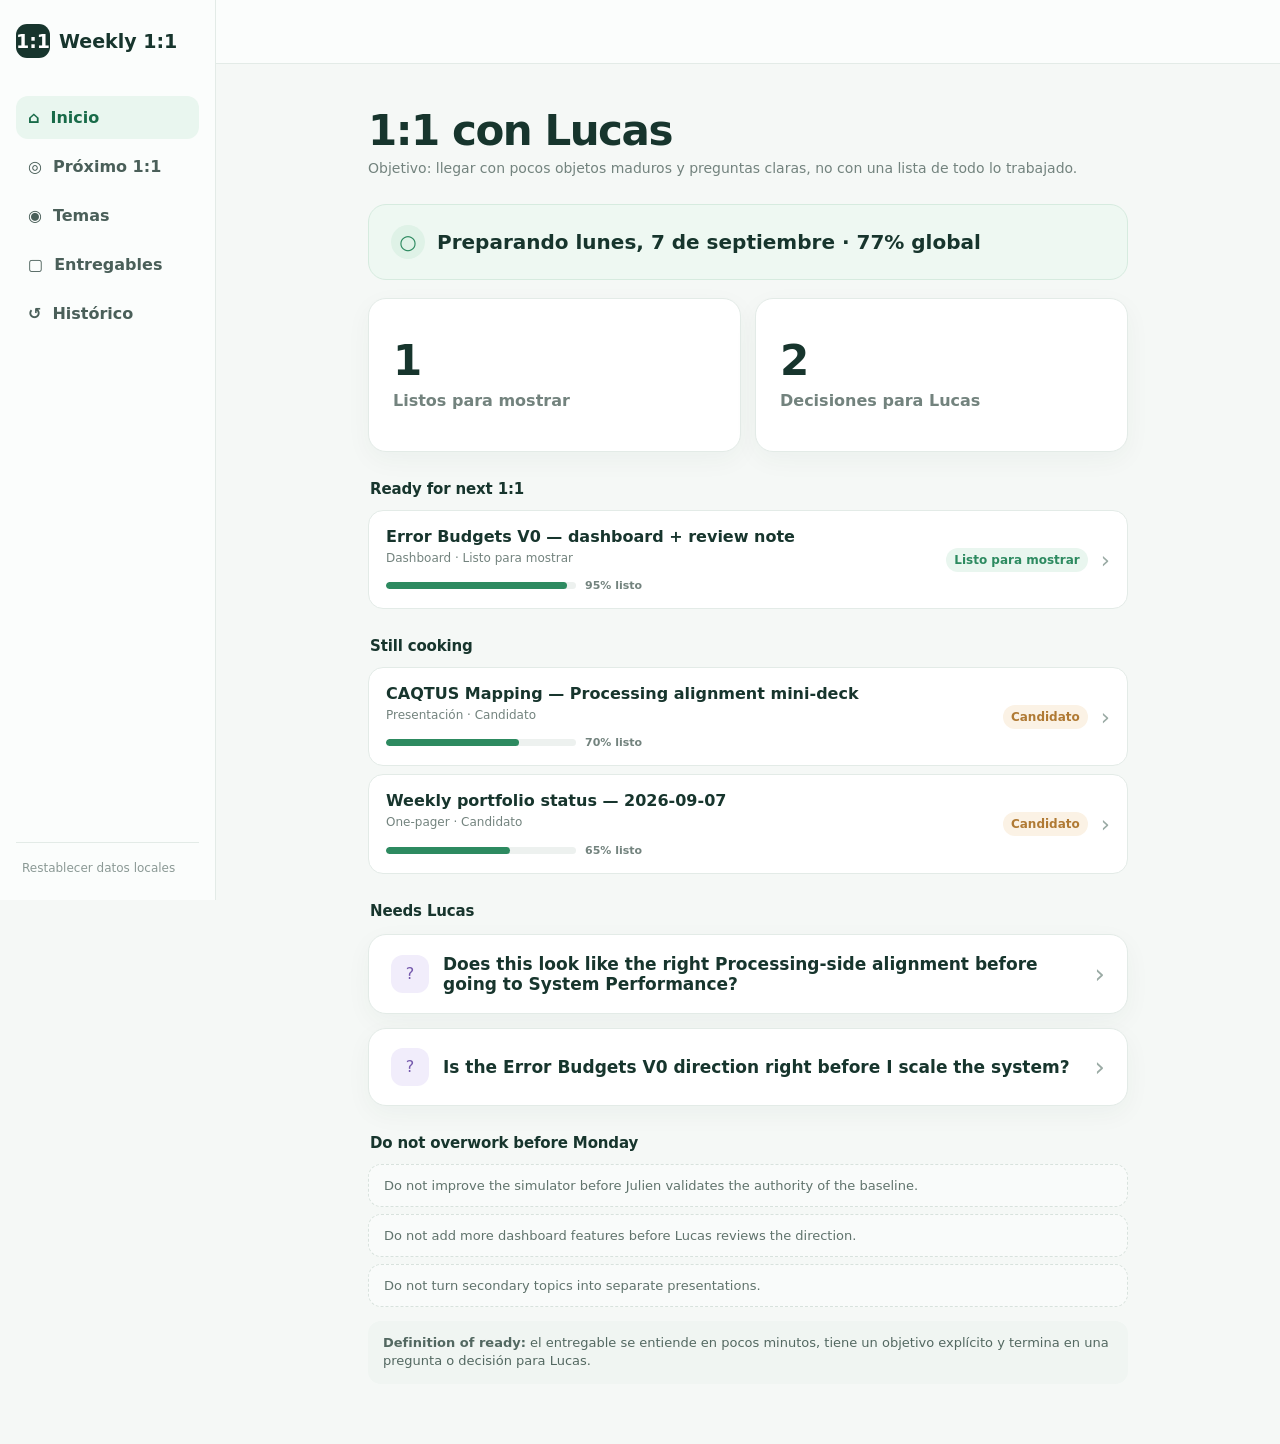
<file: index.html>
<!doctype html>
<html lang="es">
<head>
  <meta charset="utf-8" />
  <meta name="viewport" content="width=device-width,initial-scale=1,viewport-fit=cover" />
  <meta name="theme-color" content="#f5f8f6" />
  <meta name="description" content="Preparación semanal de 1:1 con Lucas." />
  <title>Weekly 1:1 — Lucas</title>
  <link rel="stylesheet" href="styles.css?v=20260905" />
  <link rel="stylesheet" href="weekly-1on1-v0.css?v=20260905" />
</head>
<body>
  <div class="app-shell">
    <aside class="sidebar" aria-label="Navegación principal">
      <a class="brand" href="#home"><span class="brand-mark">1:1</span><span>Weekly 1:1</span></a>
      <nav id="desktop-nav" class="nav-list"></nav>
      <div class="sidebar-foot"><button class="quiet-button" type="button" onclick="localStorage.removeItem('weekly-1on1-prep-v0');location.reload()">Restablecer datos locales</button></div>
    </aside>
    <header class="topbar">
      <a class="mobile-brand mobile-only" href="#home"><span class="brand-mark small">1:1</span>Weekly 1:1</a>
      <div></div>
    </header>
    <main id="main" class="main" tabindex="-1"></main>
    <nav id="mobile-nav" class="bottom-nav mobile-only" aria-label="Navegación móvil"></nav>
  </div>
  <script src="weekly-1on1-v0.js?v=20260905"></script>
</body>
</html>
</file>
<file: styles.css>
:root{--bg:#f5f8f6;--panel:#fff;--ink:#17352d;--muted:#73837e;--line:#e3ebe7;--green:#2d8a60;--green2:#e9f6ef;--blue:#4d6fa8;--violet:#7559ad;--amber:#b07a34;--red:#b94f4f;--sidebar:216px;--top:64px;font-family:Inter,ui-sans-serif,system-ui,-apple-system,BlinkMacSystemFont,"Segoe UI",sans-serif}*{box-sizing:border-box}body{margin:0;background:var(--bg);color:var(--ink);min-height:100vh}.sidebar{position:fixed;inset:0 auto 0 0;width:var(--sidebar);padding:24px 16px;background:#fbfdfc;border-right:1px solid var(--line);display:flex;flex-direction:column;z-index:20}.brand,.mobile-brand{display:flex;align-items:center;gap:9px;text-decoration:none;color:var(--ink);font-weight:800;font-size:19px}.brand-mark{display:grid;place-items:center;width:34px;height:34px;border-radius:11px;background:var(--green);color:#fff}.brand-mark.small{width:27px;height:27px;font-size:12px}.nav-list{display:grid;gap:6px;margin-top:38px}.nav-link{display:flex;align-items:center;gap:11px;padding:12px;border-radius:12px;text-decoration:none;color:#4a5f59;font-weight:650}.nav-link.active{background:var(--green2);color:#196b49}.nav-link:hover{background:#f0f5f2}.sidebar-foot{margin-top:auto;border-top:1px solid var(--line);padding-top:14px}.sidebar-foot p{display:none}.quiet-button{border:0;background:none;color:#8b9995;font:inherit;font-size:12px;cursor:pointer}.topbar{position:fixed;left:var(--sidebar);right:0;top:0;height:var(--top);z-index:15;background:rgba(251,253,252,.94);backdrop-filter:blur(10px);border-bottom:1px solid var(--line);display:flex;align-items:center;justify-content:space-between;padding:0 30px}.search-wrap{width:min(440px,44vw);display:flex;align-items:center;gap:8px;padding:8px 12px;border:1px solid var(--line);border-radius:12px;background:#fff;color:var(--muted)}.search-wrap input{border:0;outline:0;width:100%;font:inherit;background:transparent}.user-chip{display:flex;align-items:center;gap:8px;font-weight:700}.avatar{width:32px;height:32px;border-radius:50%;background:var(--green2);color:var(--green);display:grid;place-items:center;font-weight:800;font-size:12px}.avatar.big{width:58px;height:58px;font-size:20px}.main{margin-left:var(--sidebar);padding:calc(var(--top) + 42px) clamp(24px,5vw,70px) 60px}.app-page{max-width:860px;margin:0 auto}.simple-head{margin-bottom:28px}.simple-head.row,.detail-title{display:flex;align-items:center;justify-content:space-between;gap:16px}.simple-head h1,.detail-title h1{margin:0;font-size:clamp(30px,4vw,42px);letter-spacing:-.035em}.home-screen{max-width:760px}.app-status{display:flex;align-items:center;gap:12px;padding:20px 22px;border-radius:18px;background:#eef8f2;border:1px solid #d6ebdf;font-size:20px;margin-bottom:18px}.app-status>span{display:grid;place-items:center;width:34px;height:34px;border-radius:50%;background:#dff2e7;color:var(--green);font-weight:900}.app-status.urgent{background:#fff6f2;border-color:#f2d8cf}.app-status.urgent>span{background:#fde9e3;color:var(--red)}.metric-grid{display:grid;grid-template-columns:1fr 1fr;gap:14px}.metric-card,.wide-card{background:#fff;border:1px solid var(--line);border-radius:18px;text-decoration:none;color:inherit;box-shadow:0 8px 26px rgba(25,62,50,.045);transition:.15s}.metric-card{min-height:154px;padding:24px;display:flex;flex-direction:column;justify-content:center}.metric-card:hover,.wide-card:hover,.app-row:hover{transform:translateY(-1px);box-shadow:0 10px 28px rgba(25,62,50,.07)}.metric-card b{font-size:42px;line-height:1}.metric-card span{font-size:16px;margin-top:9px;color:var(--muted);font-weight:700}.wide-card{margin-top:14px;padding:19px 22px;display:grid;grid-template-columns:auto 1fr auto;align-items:center;gap:14px}.spark{width:38px;height:38px;border-radius:12px;background:#f1edfb;color:var(--violet);display:grid;place-items:center}.wide-card b{font-size:17px}.wide-card>span:last-child{font-size:26px;color:#9aaaa4}.next-line{margin-top:18px;padding:0 4px;display:flex;justify-content:space-between;color:var(--muted);font-size:13px}.next-line b{color:#435b54}.round-add,.icon-edit{border:0;background:var(--green);color:#fff;border-radius:50%;width:40px;height:40px;font-size:24px;cursor:pointer}.round-add.edit{font-size:17px}.icon-edit{background:#fff;color:#677b75;border:1px solid var(--line);font-size:16px}.chip-row{display:flex;gap:7px;overflow:auto;padding-bottom:14px}.chip{white-space:nowrap;border:1px solid var(--line);border-radius:999px;background:#fff;padding:8px 12px;font:inherit;font-size:13px;font-weight:700;color:#667b74;cursor:pointer}.chip.active{background:var(--green2);border-color:#d3eadc;color:#196b49}.app-list{display:grid;gap:8px}.app-row{width:100%;display:flex;align-items:center;justify-content:space-between;gap:18px;padding:16px 17px;background:#fff;border:1px solid var(--line);border-radius:15px;text-decoration:none;color:inherit;text-align:left;font:inherit;cursor:pointer;transition:.15s}.app-row>div:first-child{display:grid;gap:4px}.app-row b{font-size:15px}.app-row span{font-size:12px;color:var(--muted)}.row-end{display:flex;align-items:center;gap:13px}.row-end i,.app-row>i{font-style:normal;font-size:23px;color:#9aaaa4}.mini-state{padding:5px 8px!important;border-radius:999px;background:#f2f5f4;color:#63756f!important;font-weight:750}.mini-state.new{background:#f1edfb;color:var(--violet)!important}.mini-state.preparing{background:#fbf2e5;color:var(--amber)!important}.mini-state.submitted,.mini-state.ready{background:var(--green2);color:var(--green)!important}.blank{text-align:center;color:var(--muted);padding:50px 10px}.back{display:inline-block;text-decoration:none;color:var(--muted);font-weight:650;margin-bottom:24px}.detail-title{align-items:flex-start}.detail-title span{display:block;color:var(--muted);margin-top:5px}.fact-strip{display:grid;grid-template-columns:1fr 1fr;gap:10px;margin:24px 0 12px}.fact-strip>div{background:#fff;border:1px solid var(--line);border-radius:15px;padding:16px}.fact-strip span,.state-counters span{display:block;font-size:11px;color:var(--muted);margin-bottom:5px}.fact-strip b{font-size:16px}.state-counters{display:grid;grid-template-columns:repeat(3,1fr);gap:8px}.state-counters>div{border-radius:14px;padding:15px;background:#fff;border:1px solid var(--line)}.state-counters b{font-size:24px}.state-counters .ok b{color:var(--green)}.state-counters .easy b{color:var(--amber)}.state-counters .todo b{color:var(--red)}.continue-card,.details-toggle,.compact-item,.wide-action{width:100%;border:0;font:inherit;cursor:pointer}.continue-card{margin-top:18px;padding:18px 19px;border-radius:17px;background:var(--ink);color:#fff;display:flex;justify-content:space-between;align-items:center;text-align:left}.continue-card span{display:grid;gap:3px}.continue-card small{opacity:.65}.continue-card b{font-size:17px}.continue-card i{font-size:26px;font-style:normal}.done-card{margin-top:18px;padding:18px;text-align:center;background:var(--green2);color:var(--green);font-weight:800;border-radius:17px}.details-toggle{margin-top:12px;padding:15px 4px;background:transparent;color:#536b64;display:flex;justify-content:space-between;font-weight:700}.detail-extra{margin-top:4px}.hidden{display:none!important}.compact-list{display:grid;gap:7px}.compact-item{display:grid;grid-template-columns:28px 1fr auto;align-items:center;text-align:left;padding:14px;border:1px solid var(--line);border-radius:13px;background:#fff}.compact-item i{font-style:normal;font-size:22px;color:#9aaaa4}.status-line{display:flex;align-items:center;justify-content:space-between;padding:16px 4px}.status-line select{border:1px solid var(--line);background:#fff;border-radius:10px;padding:8px}.external{display:block;text-decoration:none;color:var(--green);font-weight:700;padding:12px 4px}.search-mini{display:flex;align-items:center;gap:8px;border:1px solid var(--line);border-radius:13px;background:#fff;padding:10px 13px;margin-bottom:16px}.search-mini input{border:0;outline:0;font:inherit;width:100%}.category-row .row-end b{font-size:18px}.doc-pop{margin-top:18px;padding:13px;background:#fff;border:1px solid var(--line);border-radius:16px}.file-row{display:flex;gap:12px;align-items:center;padding:12px;border-bottom:1px solid #eef2f0}.file-row:last-child{border-bottom:0}.file-row>div{display:grid;gap:3px}.file-row small{color:var(--muted)}.profile-hero{display:flex;align-items:center;gap:15px;padding:18px;margin-bottom:14px}.profile-hero>div:last-child{display:grid;gap:4px}.profile-hero span{color:var(--muted);font-size:13px}.profile-row span{max-width:500px;overflow:hidden;text-overflow:ellipsis;white-space:nowrap}.wide-action{margin-top:16px;padding:14px;border-radius:13px;background:var(--green);color:#fff;font-weight:800}.modal{border:0;padding:0;width:min(92vw,520px);border-radius:20px;box-shadow:0 28px 90px rgba(20,50,42,.22)}.modal::backdrop{background:rgba(24,51,45,.25);backdrop-filter:blur(3px)}.modal-card{padding:25px;position:relative}.modal-card h2{margin:0 0 20px}.modal-close{position:absolute;right:16px;top:14px;border:0;background:#f1f5f3;width:34px;height:34px;border-radius:50%;font-size:22px;cursor:pointer}.form-grid{display:grid;gap:12px}.form-grid label{display:grid;gap:5px;font-size:12px;color:var(--muted);font-weight:700}.form-grid input,.form-grid textarea{width:100%;border:1px solid var(--line);border-radius:11px;padding:10px 11px;font:inherit;color:var(--ink)}.form-grid textarea{min-height:90px}.big-text{width:100%;min-height:170px;border:1px solid var(--line);border-radius:13px;padding:12px;font:inherit}.big-ok{text-align:center;color:var(--green);font-size:50px}.center{text-align:center}.choice-list{display:grid;gap:8px}.choice-list a{padding:15px;border:1px solid var(--line);border-radius:13px;color:var(--ink);text-decoration:none;font-weight:700;display:flex;justify-content:space-between}.tiny{font-size:11px;color:var(--muted)}.toast{position:fixed;bottom:22px;right:22px;background:#173d31;color:#fff;padding:10px 14px;border-radius:999px;font-size:12px;z-index:80}.mobile-only{display:none}@media(max-width:820px){:root{--top:58px}.desktop-only,.sidebar{display:none!important}.mobile-only{display:flex}.topbar{left:0;padding:0 15px}.search-wrap{display:none}.mobile-brand{font-size:16px}.icon-button{border:0;background:none;font-size:20px}.main{margin-left:0;padding:calc(var(--top) + 25px) 15px 82px}.bottom-nav{position:fixed;left:0;right:0;bottom:0;height:66px;background:rgba(255,255,255,.96);backdrop-filter:blur(10px);border-top:1px solid var(--line);z-index:40;display:flex}.bottom-nav .nav-link{flex:1;flex-direction:column;justify-content:center;gap:2px;padding:7px 2px;border-radius:0;font-size:10px}.bottom-nav .nav-link.active{background:transparent;color:var(--green)}.simple-head{margin-bottom:20px}.simple-head h1,.detail-title h1{font-size:29px}.app-status{padding:16px 17px;font-size:18px}.metric-card{min-height:125px;padding:18px}.metric-card b{font-size:35px}.wide-card{padding:16px}.fact-strip{margin-top:18px}.profile-row span{max-width:230px}.toast{bottom:78px;right:14px}.user-chip .avatar{display:none}}
</file>
<file: weekly-1on1-v0.css>
.section-head{display:flex;align-items:center;justify-content:space-between;margin:28px 2px 12px}.section-head h2{margin:0;font-size:15px;letter-spacing:-.01em}.subtle{margin:5px 0 0;color:var(--muted);font-size:14px}.external-link{display:block;text-align:center;text-decoration:none}.mini-state.active{background:var(--green2);color:var(--green)!important}.mini-state.waiting{background:#f2f5f4;color:#63756f!important}.mini-state.blocked{background:#fff1ee;color:var(--red)!important}.app-row>div:first-child span{max-width:620px;line-height:1.35}.fact-strip>div b{line-height:1.35}.brand-mark{background:var(--ink)}.readiness{margin-top:9px;display:flex;align-items:center;gap:9px}.readiness-track{height:7px;flex:1;max-width:190px;background:#edf1ef;border-radius:999px;overflow:hidden}.readiness-fill{height:100%;background:var(--green);border-radius:999px}.readiness small{color:var(--muted);font-size:11px;font-weight:750}.meeting-plan{display:grid;gap:8px}.plan-row{display:grid;grid-template-columns:54px 1fr;gap:12px;align-items:start;background:#fff;border:1px solid var(--line);border-radius:14px;padding:14px 16px}.plan-row>span{font-size:12px;font-weight:800;color:var(--green);padding-top:2px}.plan-row b{font-size:14px}.plan-row small{display:block;margin-top:4px;color:var(--muted);line-height:1.35}.quiet-list{display:grid;gap:7px}.quiet-item{padding:13px 15px;border:1px dashed #d8e2dd;border-radius:13px;color:#60736c;background:rgba(255,255,255,.45);font-size:13px}.home-note{margin-top:14px;padding:13px 15px;border-radius:13px;background:#f0f5f2;color:#536861;font-size:13px;line-height:1.45}.maturity-ready{color:var(--green)}.maturity-candidate{color:var(--amber)}.secondary-action{background:#fff!important;color:var(--ink)!important;border:1px solid var(--line)!important}.compact-item[data-complete-dependency]{cursor:pointer}.compact-item[data-complete-dependency]:hover{border-color:#cbdcd4;background:#fbfdfc}.compact-item[data-complete-dependency]>span{font-size:11px;color:var(--green);font-weight:800}.chip{font-family:inherit}.wide-action+.wide-action{margin-top:8px}@media(max-width:820px){.app-row>div:first-child span{max-width:72vw}.fact-strip{grid-template-columns:1fr}.state-counters{grid-template-columns:repeat(3,1fr)}.section-head{margin-top:24px}.plan-row{grid-template-columns:46px 1fr}.readiness-track{max-width:130px}}
</file>
